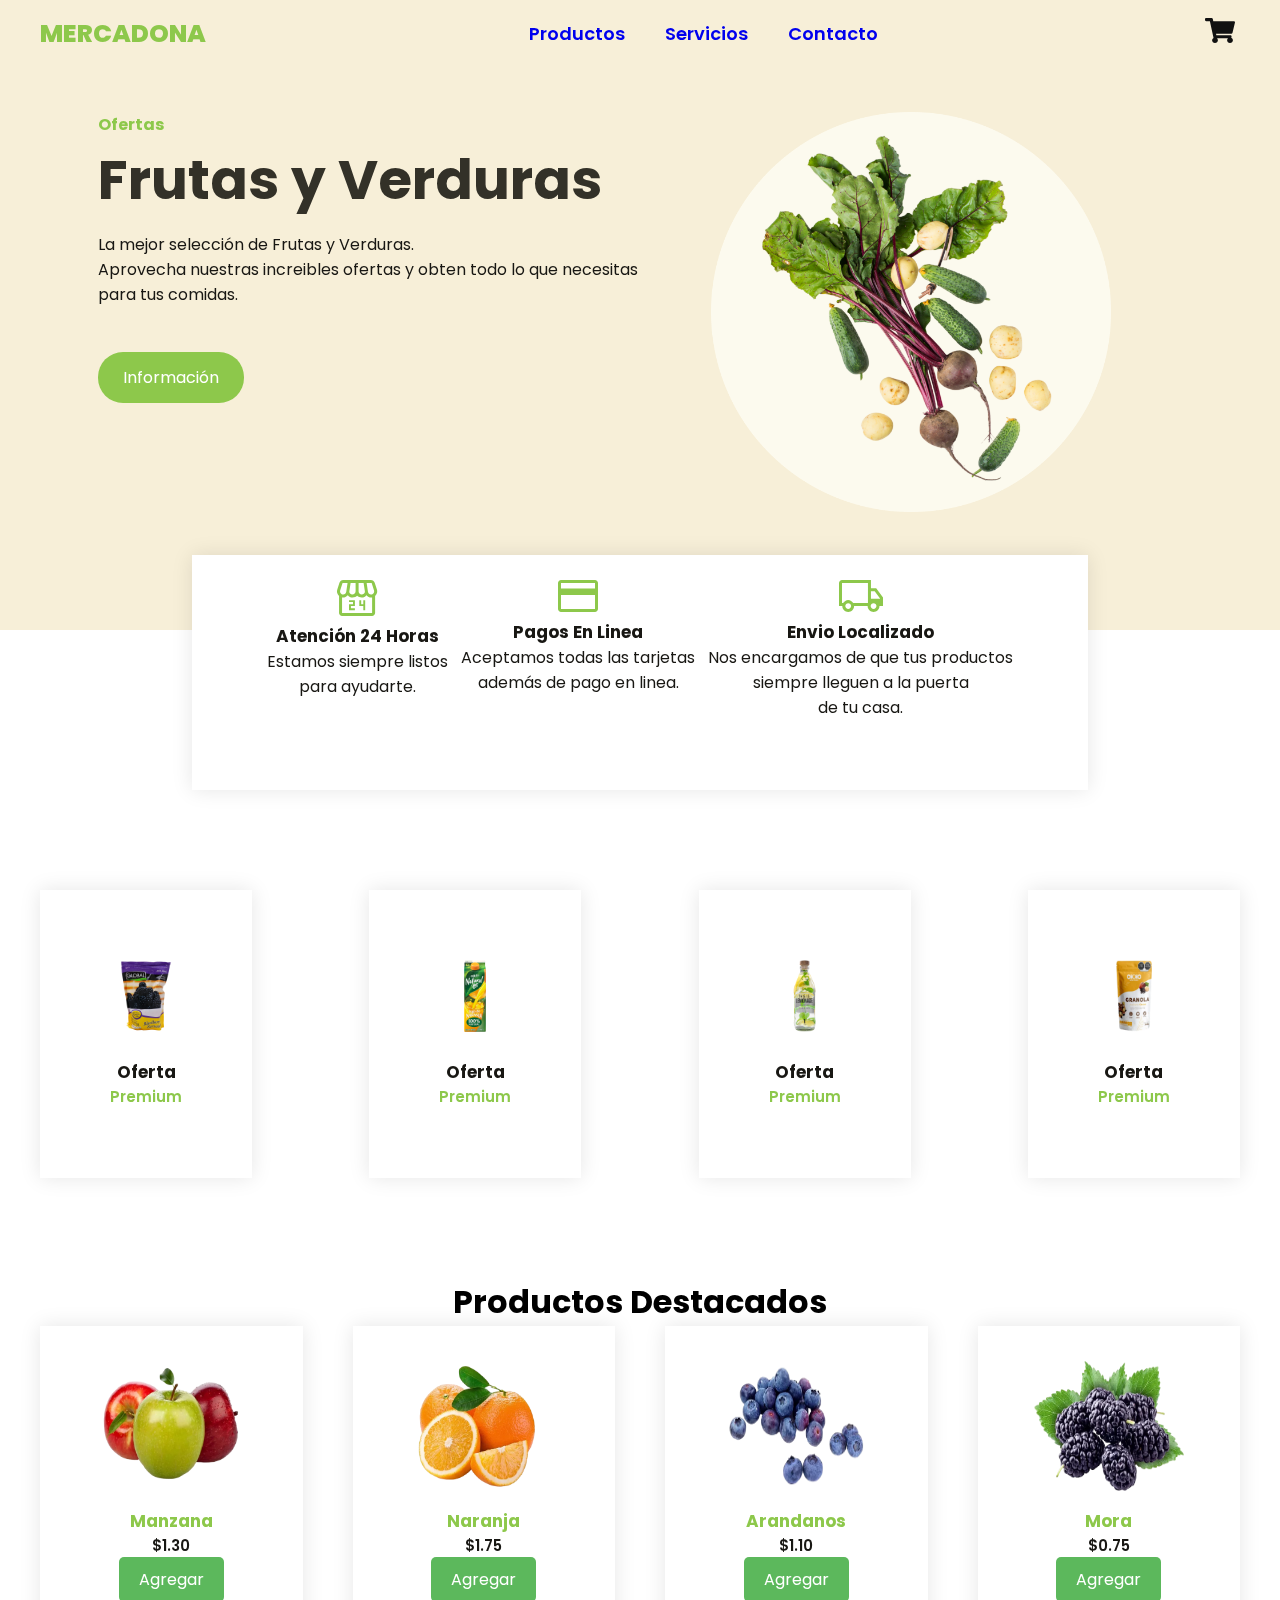
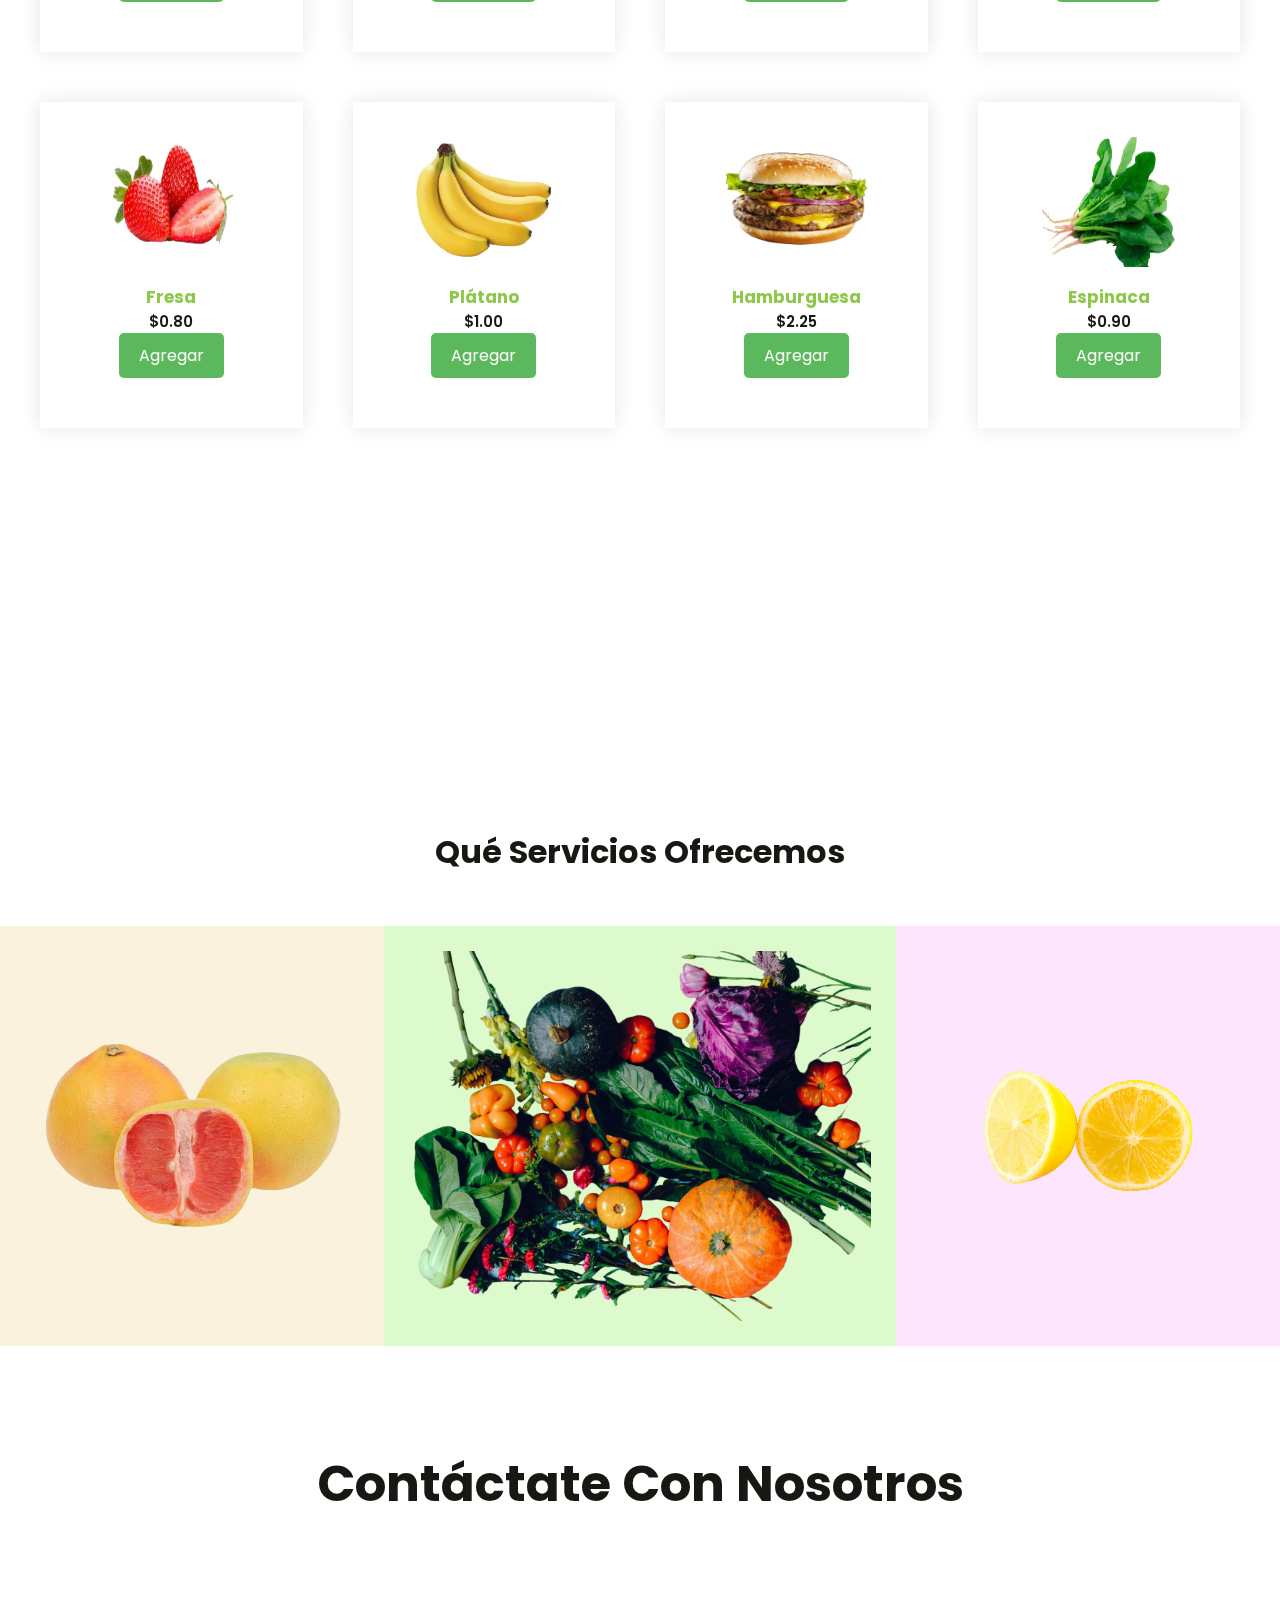
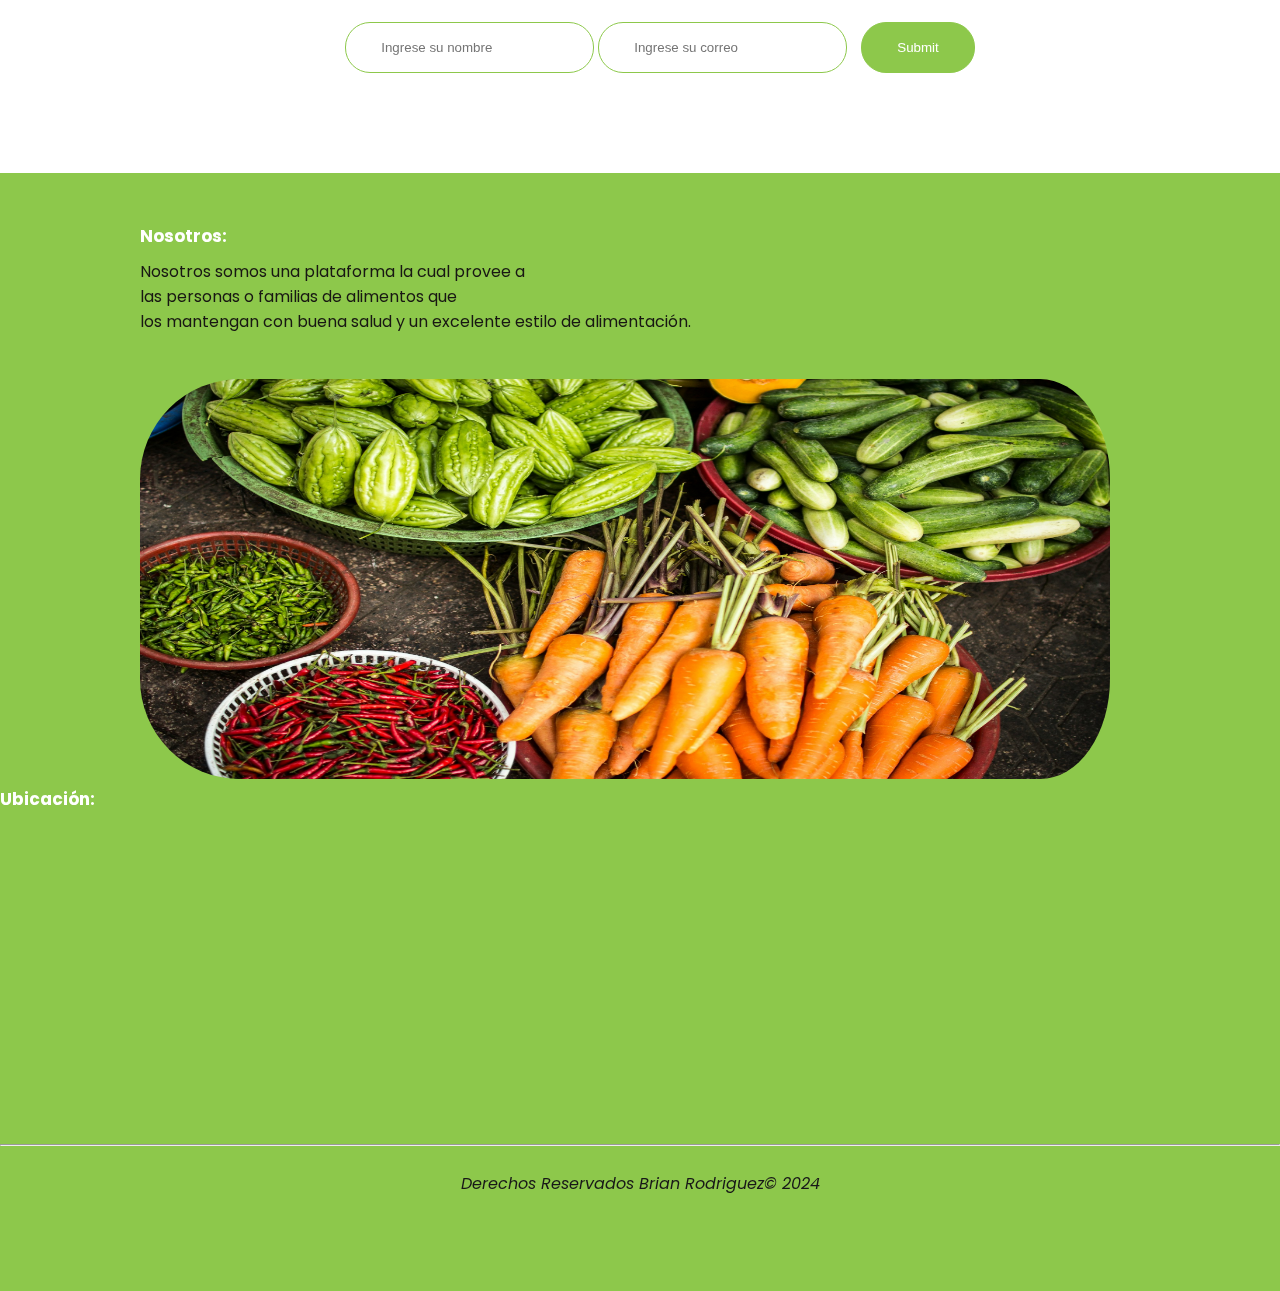
<file: index.html>
<!DOCTYPE html>
<html lang="es">
<head>
    <meta charset="UTF-8">
    <meta name="viewport" content="width=device-width, initial-scale=1.0">
    <link href='https://unpkg.com/boxicons@2.1.4/css/boxicons.min.css' rel='stylesheet'>
    <link rel="stylesheet" href="https://use.fontawesome.com/releases/v5.8.1/css/all.css"
    integrity="sha384-50oBUHEmvpQ+1lW4y57PTFmhCaXp0ML5d60M1M7uH2+nqUivzIebhndOJK28anvf" crossorigin="anonymous">
    <link rel="stylesheet" href="css/style.css">
    <title></title>
</head>
<body>
    
    <div id="loading">
        <div class="loader">
            <div class="dot"></div>
            <div class="dot"></div>
            <div class="dot"></div>
            <div class="dot"></div>
        </div>
    </div>
    
    <header class="header">

        <div class="menu container">
            <a href="#" class="logo">Mercadona</a>
            <input type="checkbox" id="menu" />
            <label for="menu">
                <img src="images/menu.png" class="menu-icono" alt="menu">
            </label>

            <nav class="navbar">
                <ul>
                    <li><a href="#lista-1">Productos</a></li>
                    <li><a href="#servicios">Servicios</a></li>
                    <li><a href="#contacto">Contacto</a></li>
                </ul>
            </nav>

            <div>
                <ul>
                    <li class="submenu">
                        <div id="toggle-carrito" class="carrito-btn">
                            <img src="images/car.svg" alt="icono">
                        </div>
                        
                        <div id="carrito" class="carrito hidden">
                            <table id="lista-carrito" class="carrito-table">
                                <thead>
                                    <tr>
                                        <th class="carrito-imagen">Imagen</th>
                                        <th class="carrito-nombre">Nombre</th>
                                        <th class="carrito-cantidad">Cantidad</th>
                                        <th class="carrito-precio">Precio</th>
                                        <th class="carrito-accion"></th>
                                    </tr>
                                </thead>
                                <tbody></tbody>
                            </table>
                            <div id="total-container">
                                <span>Total: $</span><span id="total">0.00</span>
                            </div>
                            <a href="#" id="vaciar-carrito" class="btn-2">Vaciar Carrito</a>
                            <a href="#" id="finalizar-compra" class="btn-2">Finalizar Compra</a>
                        </div>                                                   
                    </li>
                </ul>
            </div>
        </div>

        <div class="header-content container">

            <div class="header-txt">
                <span>Ofertas</span>
                <h1>Frutas y Verduras</h1>
                <p>
                    La mejor selección de Frutas y Verduras. <br> Aprovecha nuestras increibles ofertas y obten todo lo que necesitas para tus comidas.
                </p>
                <a href="#informacion" class="btn-1">Información</a>
            </div>
            <div class="header-img">
                <img src="images/rigth.png" alt="">
            </div>
        </div>
    </header>

    <section class="informacion container" id="informacion">

        <div class="informacion-content">

            <div class="information-1">
                <img src="images/i1.svg" alt="">
                <h3>Atención 24 horas</h3>
                <p>
                    Estamos siempre listos <br> para ayudarte.
                </p>
            </div>

            <div class="information-1">
                <img src="images/i2.svg" alt="">
                <h3>Pagos en linea</h3>
                <p>
                    Aceptamos todas las tarjetas <br> además de pago en linea.
                </p>
            </div>

            <div class="information-1">
                <img src="images/i3.svg" alt="">
                <h3>Envio Localizado</h3>
                <p>
                    Nos encargamos de que tus productos <br> siempre lleguen a la puerta <br> de tu casa.
                </p>
            </div>
        </div>

    </section>

    <section class="oferts container" id="Ofertas">

        <div class="ofert-1">
            <img src="images/f1.png" alt="">
            <h3>Oferta</h3>
            <p>Premium</p>
        </div>

        <div class="ofert-1">
            <img src="images/f2.png" alt="">
            <h3>Oferta</h3>
            <p>Premium</p>
        </div>

        <div class="ofert-1">
            <img src="images/f3.png" alt="">
            <h3>Oferta</h3>
            <p>Premium</p>
        </div>

        <div class="ofert-1">
            <img src="images/f4.png" alt="">
            <h3>Oferta</h3>
            <p>Premium</p>
        </div>
    </section>

    <main class="products container" id="lista-1">
        <h1>Productos Destacados</h1>

        <div class="product-content">
            <div class="product">
                <img src="images/pr1.png" alt="">
                <div class="product-txt">
                    <h3>Manzana</h3>
                    <p class="precio">$1.30</p>
                    <a href="#" class="agregar-carrito btn-2" data-id="1">Agregar</a>
                </div>
            </div>
            <div class="product">
                <img src="images/pr2.png" alt="">
                <div class="product-txt">
                    <h3>Naranja</h3>
                    <p class="precio">$1.75</p>
                    <a href="#" class="agregar-carrito btn-2" data-id="2">Agregar</a>
                </div>
            </div>
            <div class="product">
                <img src="images/pr3.png" alt="">
                <div class="product-txt">
                    <h3>Arandanos</h3>
                    <p class="precio">$1.10</p>
                    <a href="#" class="agregar-carrito btn-2" data-id="3">Agregar</a>
                </div>
            </div>
            <div class="product">
                <img src="images/pr4.png" alt="">
                <div class="product-txt">
                    <h3>Mora</h3>
                    <p class="precio">$0.75</p>
                    <a href="#" class="agregar-carrito btn-2" data-id="4">Agregar</a>
                </div>
            </div>
            <div class="product">
                <img src="images/pr5.png" alt="">
                <div class="product-txt">
                    <h3>Fresa</h3>
                    <p class="precio">$0.80</p>
                    <a href="#" class="agregar-carrito btn-2" data-id="5">Agregar</a>
                </div>
            </div>
            <div class="product">
                <img src="images/pr6.png" alt="">
                <div class="product-txt">
                    <h3>Plátano</h3>
                    <p class="precio">$1.00</p>
                    <a href="#" class="agregar-carrito btn-2" data-id="6">Agregar</a>
                </div>
            </div>
            <div class="product">
                <img src="images/pr7.png" alt="">
                <div class="product-txt">
                    <h3>Hamburguesa</h3>
                    <p class="precio">$2.25</p>
                    <a href="#" class="agregar-carrito btn-2" data-id="7">Agregar</a>
                </div>
            </div>
            <div class="product">
                <img src="images/pr8.png" alt="">
                <div class="product-txt">
                    <h3>Espinaca</h3>
                    <p class="precio">$0.90</p>
                    <a href="#" class="agregar-carrito btn-2" data-id="8">Agregar</a>
                </div>
            </div>
        </div>
    </main>

    <h1 style="color: #181713; text-align: center;padding-bottom: 50px;" id="servicios">Qué Servicios Ofrecemos</h1>
    <section class="service">
        <div class="service-1">
            <img src="images/1.png" alt="">
        </div>
        <div class="service-2">
            <img src="images/2.png" alt="">
        </div>
        <div class="service-3">
            <img src="images/3.png" alt="">
        </div>
    </section>

    <h3 class="titulo-contact" id="contacto">Contáctate con Nosotros</h3>
    <section class="contact container">
        <form>
            <input type="text" placeholder="Ingrese su nombre">
            <input type="email" placeholder="Ingrese su correo">
            <input type="submit" class="btn-3">
        </form>
    </section>

    <footer class="footer">
        <div class="footer-content container">
            <div class="link">
                <h3>Nosotros:</h3>
                <p>
                    Nosotros somos una plataforma la cual provee a <br>las personas o familias de alimentos que <br>los mantengan con buena salud y un excelente estilo de alimentación.
                </p>
                <img src="images/megan-thomas-xMh_ww8HN_Q-unsplash.jpg" alt="">
            </div>
        </div>
        <h3 style="color: #ffff;">Ubicación:</h3>
        <br>
        <iframe src="https://www.google.com/maps/embed?pb=!1m18!1m12!1m3!1d3989.8102010891294!2d-78.4904057532549!3d-0.11558971908857363!2m3!1f0!2f0!3f0!3m2!1i1024!2i768!4f13.1!3m3!1m2!1s0x91d5857a6d7a9d41%3A0x20132dc286fb8c1a!2sJuank!5e0!3m2!1ses!2sec!4v1721174750726!5m2!1ses!2sec" width="100%" height="300" style="border:0;" allowfullscreen="" loading="lazy" referrerpolicy="no-referrer-when-downgrade"></iframe>

        <div class="go-top-container">
            <div class="go-top-button">
                <i class="fas fa-chevron-up"></i>
            </div>
        </div>
        <hr>
        <br>
        <p style="text-align: center; color: #181818; background-color: #8dc84b;"><em>Derechos Reservados Brian Rodriguez© 2024</em></p>
    </footer>

    <script src="js/script.js"></script>
    <script src="js/gotop.js"></script>
</body>
</html>
</file>
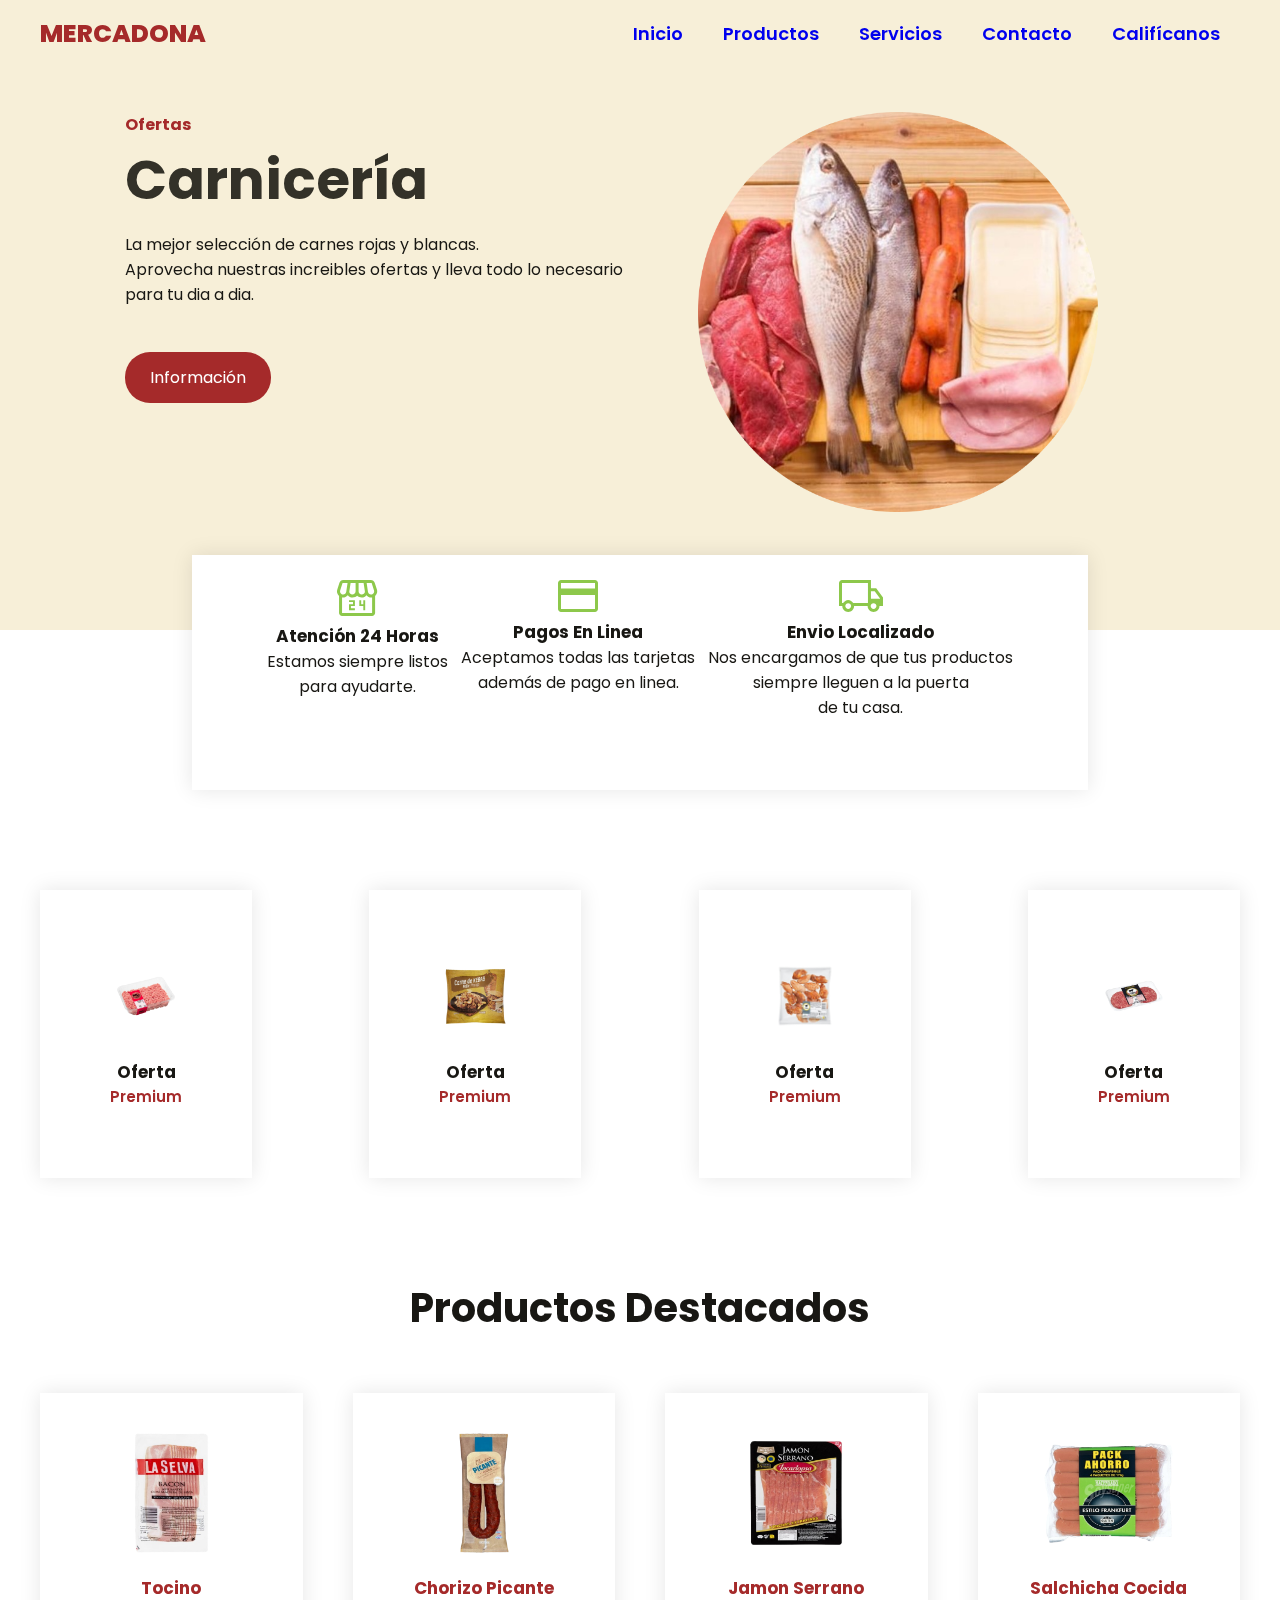
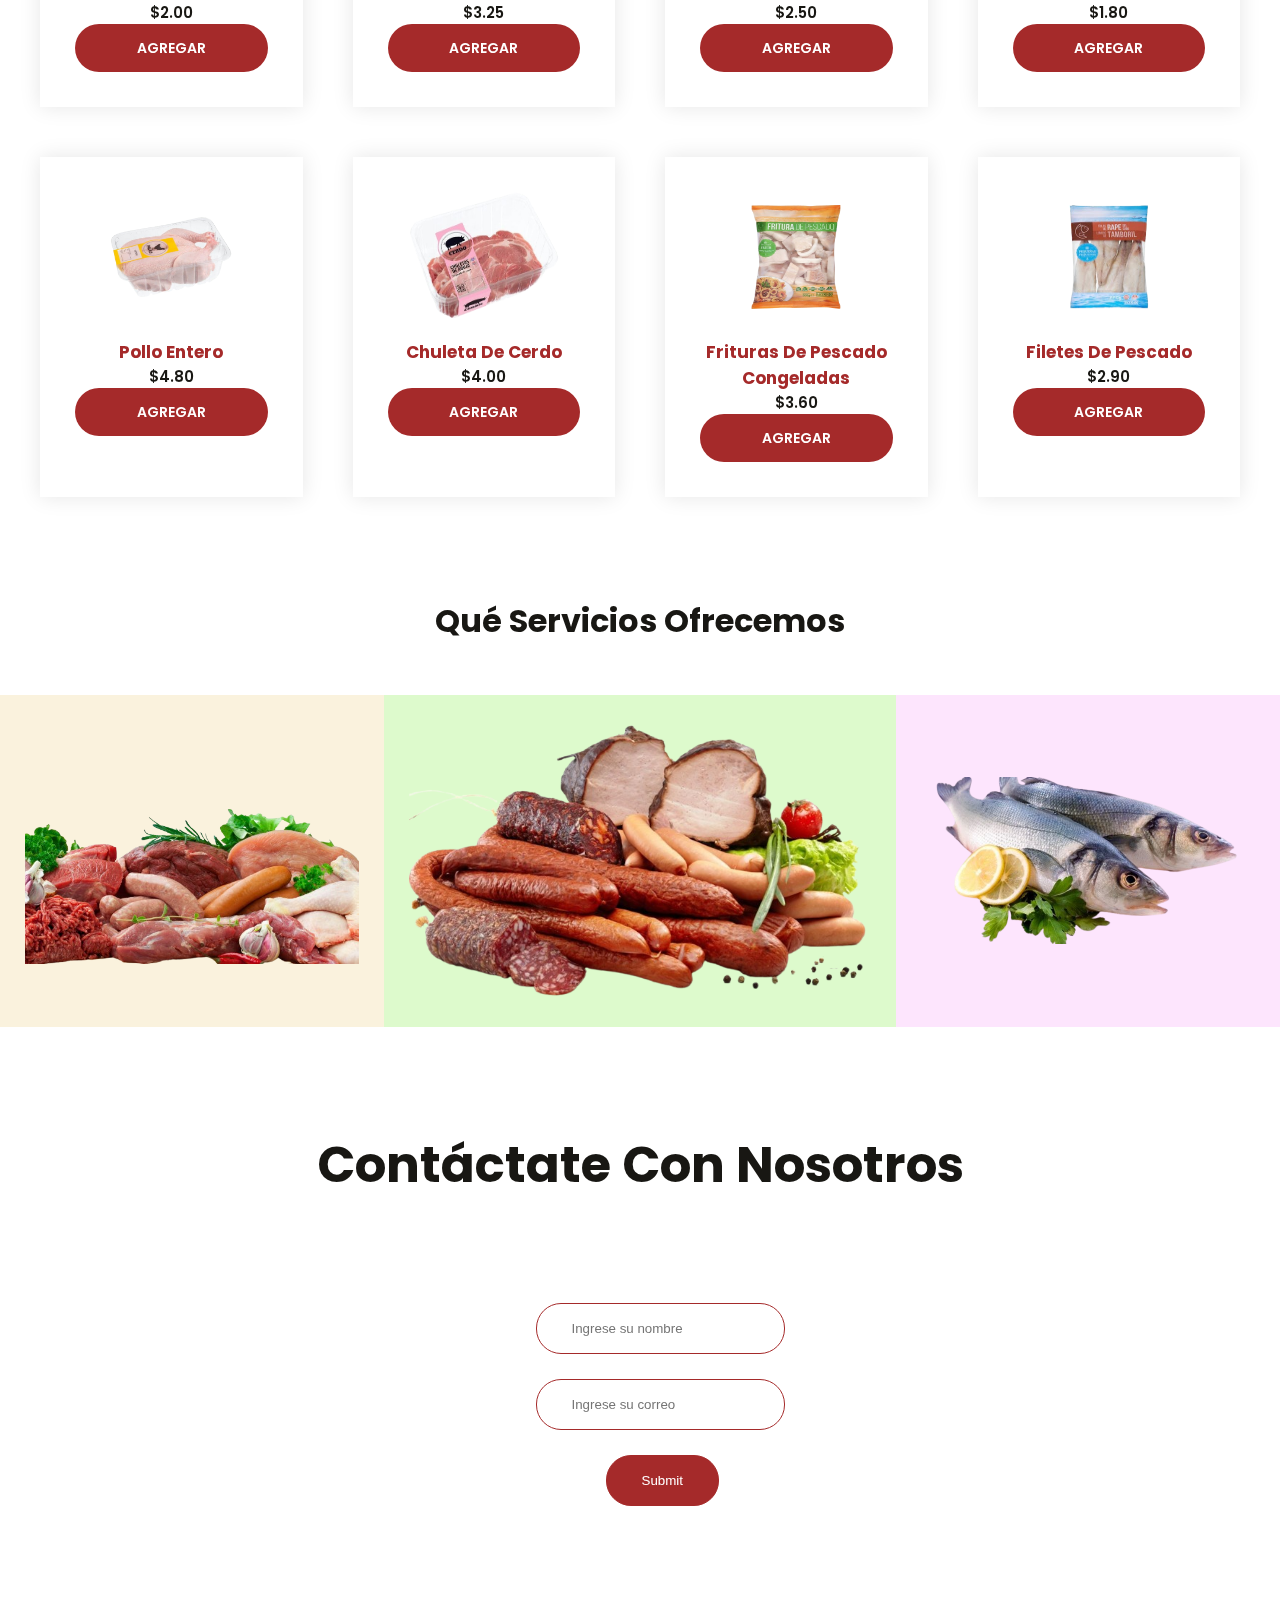
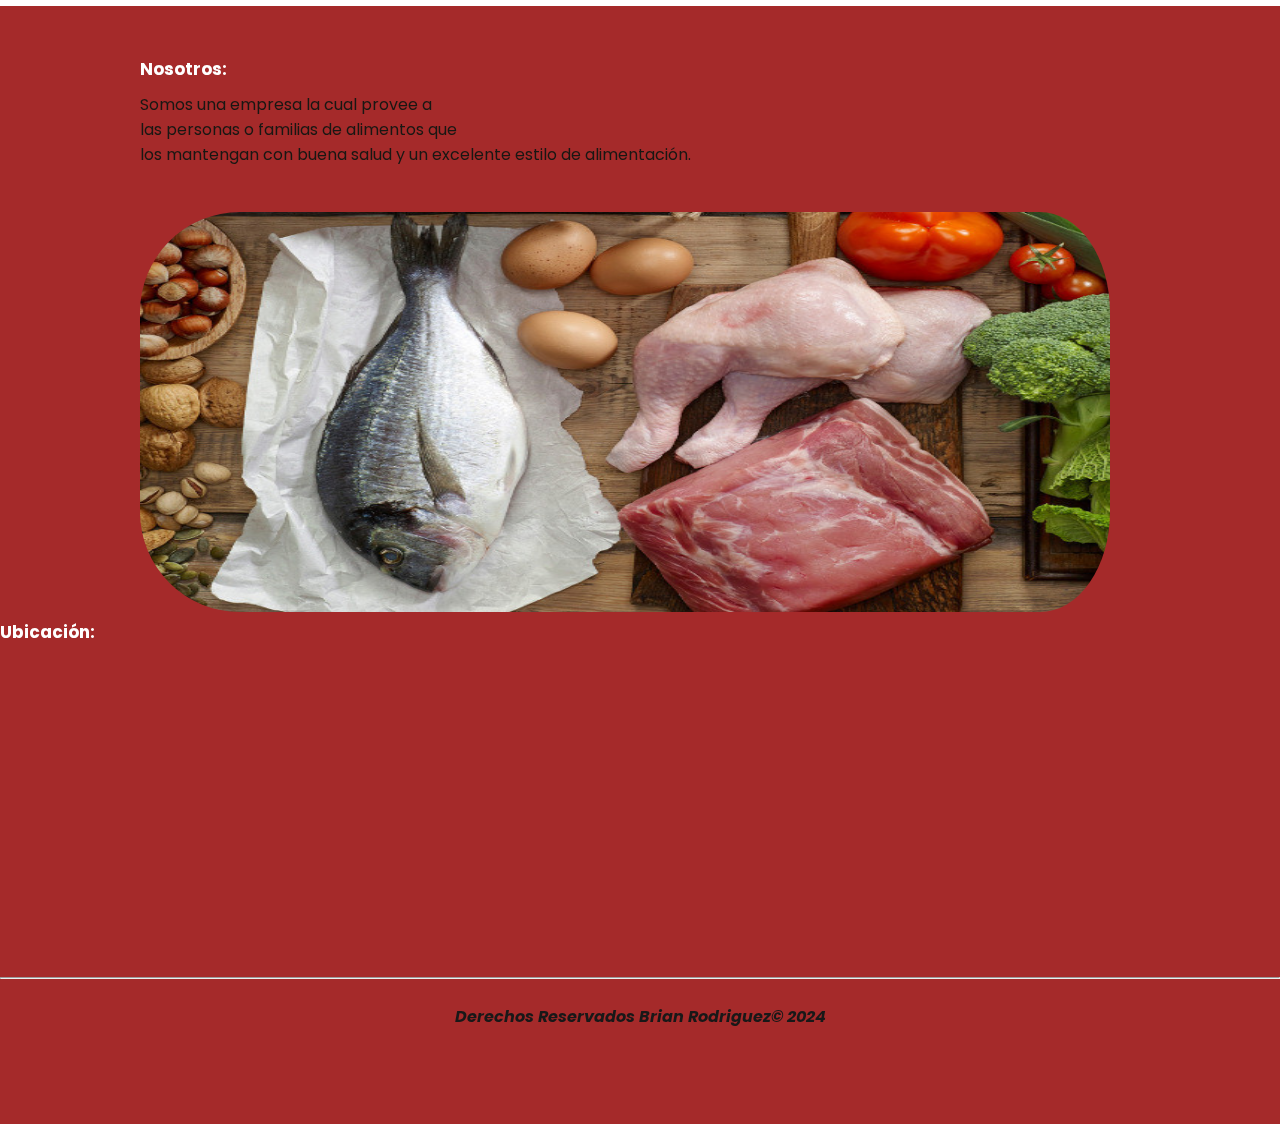
<file: carniceria.html>
<!DOCTYPE html>
<html lang="es">
<head>
    <meta charset="UTF-8">
    <meta name="viewport" content="width=device-width, initial-scale=1.0">
    <link href='https://unpkg.com/boxicons@2.1.4/css/boxicons.min.css' rel='stylesheet'>
    <link rel="stylesheet" href="https://use.fontawesome.com/releases/v5.8.1/css/all.css"
    integrity="sha384-50oBUHEmvpQ+1lW4y57PTFmhCaXp0ML5d60M1M7uH2+nqUivzIebhndOJK28anvf" crossorigin="anonymous">
    <link rel="stylesheet" href="https://cdnjs.cloudflare.com/ajax/libs/font-awesome/4.7.0/css/font-awesome.min.css">
    <link rel="stylesheet" href="css/carniceria.css">
    <title>Carnicería</title>
</head>
<body>
    
    <div id="loading">
        <div class="loader">
            <div class="dot"></div>
            <div class="dot"></div>
            <div class="dot"></div>
            <div class="dot"></div>
        </div>
    </div>
    
    <header class="header">

        <div class="menu container">
            <a href="index.html" class="logo">Mercadona</a>
            <input type="checkbox" id="menu" />
            <label for="menu">
                <img src="images/menu.png" class="menu-icono" alt="menu">
            </label>

            <nav class="navbar">
                <ul>
                    <li><a href="index.html">Inicio</a></li>
                    <li><a href="#lista-1">Productos</a></li>
                    <li><a href="#servicios">Servicios</a></li>
                    <li><a href="#contacto">Contacto</a></li>
                    <li><a href="formulario.html">Califícanos</a></li>
                </ul>
            </nav>
        </div>

        <div class="header-content container">

            <div class="header-txt">
                <span>Ofertas</span>
                <h1>Carnicería</h1>
                <p>
                    La mejor selección de carnes rojas y blancas. <br> Aprovecha nuestras increibles ofertas y lleva todo lo necesario para tu dia a dia.
                </p>
                <a href="#informacion" class="btn-1">Información</a>
            </div>
            <div class="header-img">
                <img src="images/carnes.jpg" alt="">
            </div>
        </div>
    </header>

    <section class="informacion container" id="informacion">

        <div class="informacion-content">

            <div class="information-1">
                <img src="images/i1.svg" alt="">
                <h3>Atención 24 horas</h3>
                <p>
                    Estamos siempre listos <br> para ayudarte.
                </p>
            </div>

            <div class="information-1">
                <img src="images/i2.svg" alt="">
                <h3>Pagos en linea</h3>
                <p>
                    Aceptamos todas las tarjetas <br> además de pago en linea.
                </p>
            </div>

            <div class="information-1">
                <img src="images/i3.svg" alt="">
                <h3>Envio Localizado</h3>
                <p>
                    Nos encargamos de que tus productos <br> siempre lleguen a la puerta <br> de tu casa.
                </p>
            </div>
        </div>

    </section>

    <section class="oferts container" id="Ofertas">

        <div class="ofert-1">
            <img src="images/carne molida.png" alt="">
            <h3>Oferta</h3>
            <p>Premium</p>
        </div>

        <div class="ofert-1">
            <img src="images/carne para kebab.png" alt="">
            <h3>Oferta</h3>
            <p>Premium</p>
        </div>

        <div class="ofert-1">
            <img src="images/alitas_de_pollo-removebg-preview.png" alt="">
            <h3>Oferta</h3>
            <p>Premium</p>
        </div>

        <div class="ofert-1">
            <img src="images/carne-angus-mercadona-removebg-preview.png" alt="">
            <h3>Oferta</h3>
            <p>Premium</p>
        </div>
    </section>

    <main class="products container" id="lista-1">
        <h1>Productos Destacados</h1>

        <div class="product-content">
            <div class="product">
                <img src="images/48dd1aa17e4a34bbc6ee6b0ea170eb92-removebg-preview.png" alt="">
                <div class="product-txt">
                    <h3>Tocino</h3>
                    <p class="precio">$2.00</p>
                    <a href="#" class="agregar-carrito btn-2" data-id="1">Agregar</a>
                </div>
            </div>
            <div class="product">
                <img src="images/Chorizo-picante-extra-Hacendado-removebg-preview.png" alt="">
                <div class="product-txt">
                    <h3>Chorizo Picante</h3>
                    <p class="precio">$3.25</p>
                    <a href="#" class="agregar-carrito btn-2" data-id="2">Agregar</a>
                </div>
            </div>
            <div class="product">
                <img src="images/46f3bca561f311bf3c432c2ebc626ead-removebg-preview.png" alt="">
                <div class="product-txt">
                    <h3>Jamon Serrano</h3>
                    <p class="precio">$2.50</p>
                    <a href="#" class="agregar-carrito btn-2" data-id="3">Agregar</a>
                </div>
            </div>
            <div class="product">
                <img src="images/salchicha.png" alt="">
                <div class="product-txt">
                    <h3>salchicha cocida</h3>
                    <p class="precio">$1.80</p>
                    <a href="#" class="agregar-carrito btn-2" data-id="4">Agregar</a>
                </div>
            </div>
            <div class="product">
                <img src="images/Pollo-entero-removebg-preview.png" alt="">
                <div class="product-txt">
                    <h3>Pollo Entero</h3>
                    <p class="precio">$4.80</p>
                    <a href="#" class="agregar-carrito btn-2" data-id="5">Agregar</a>
                </div>
            </div>
            <div class="product">
                <img src="images/front_es.3.full-removebg-preview.png" alt="">
                <div class="product-txt">
                    <h3>Chuleta de Cerdo</h3>
                    <p class="precio">$4.00</p>
                    <a href="#" class="agregar-carrito btn-2" data-id="6">Agregar</a>
                </div>
            </div>
            <div class="product">
                <img src="images/Fritura-de-pescado-Hacendado-ultracongelada-removebg-preview.png" alt="">
                <div class="product-txt">
                    <h3>Frituras de Pescado congeladas</h3>
                    <p class="precio">$3.60</p>
                    <a href="#" class="agregar-carrito btn-2" data-id="7">Agregar</a>
                </div>
            </div>
            <div class="product">
                <img src="images/filetes de pescado.png" alt="">
                <div class="product-txt">
                    <h3>Filetes de Pescado</h3>
                    <p class="precio">$2.90</p>
                    <a href="#" class="agregar-carrito btn-2" data-id="8">Agregar</a>
                </div>
            </div>
        </div>
    </main>

    <h1 style="color: #181713; text-align: center;padding-bottom: 50px;" id="servicios">Qué Servicios Ofrecemos</h1>
    <section class="service">
        <div class="service-1">
            <img src="images/840_560-removebg-preview.png" alt="">
        </div>
        <div class="service-2">
            <img src="images/9-embutidos-removebg-preview.png" alt="">
        </div>
        <div class="service-3">
            <img src="images/pescado-668x334-removebg-preview.png" alt="">
        </div>
    </section>

    <h3 class="titulo-contact" id="contacto">Contáctate con Nosotros</h3>
    <section class="contact container">
        <form>
            <input type="text" placeholder="Ingrese su nombre">
            <br>
            <br>
            <input type="email" placeholder="Ingrese su correo">
            <br>
            <br>
            <input type="submit" class="btn-3">
        </form>
    </section>

    <footer class="footer">
        <div class="footer-content container">
            <div class="link">
                <h3>Nosotros:</h3>
                <p>
                    Somos una empresa la cual provee a <br>las personas o familias de alimentos que <br>los mantengan con buena salud y un excelente estilo de alimentación.
                </p>
                <img src="images/1366_2000.jpg" alt="">
            </div>
        </div>
        <h3 style="color: #ffff;">Ubicación:</h3>
        <br>
        <iframe src="https://www.google.com/maps/embed?pb=!1m18!1m12!1m3!1d24274.59477775896!2d-3.707732453350094!3d40.49021021996192!2m3!1f0!2f0!3f0!3m2!1i1024!2i768!4f13.1!3m3!1m2!1s0xd422963f28ed81d%3A0x836984a8b13ea610!2sMercadona!5e0!3m2!1ses-419!2sec!4v1721228407610!5m2!1ses-419!2sec" width="100%" height="300" style="border:0;" allowfullscreen="" loading="lazy" referrerpolicy="no-referrer-when-downgrade"></iframe>

        <div class="go-top-container">
            <div class="go-top-button">
                <i class="fas fa-chevron-up"></i>
            </div>
            <div class="floating-button">
                <a href="checkout.html">
                    <i class="fas fa-shopping-cart"></i> Ir al Pago
                </a>
            </div>
        </div>
        <hr>
        <br>
        <p style="text-align: center; color: #181818; background-color: brown;"><em><b>Derechos Reservados Brian Rodriguez© 2024</em></b></p>
    </footer>

    <script src="js/script.js"></script>
    <script src="js/gotop.js"></script>
    <script src="js/index.js"></script>
    <script src="js/gopay.js"></script>
</body>
</html>
</file>
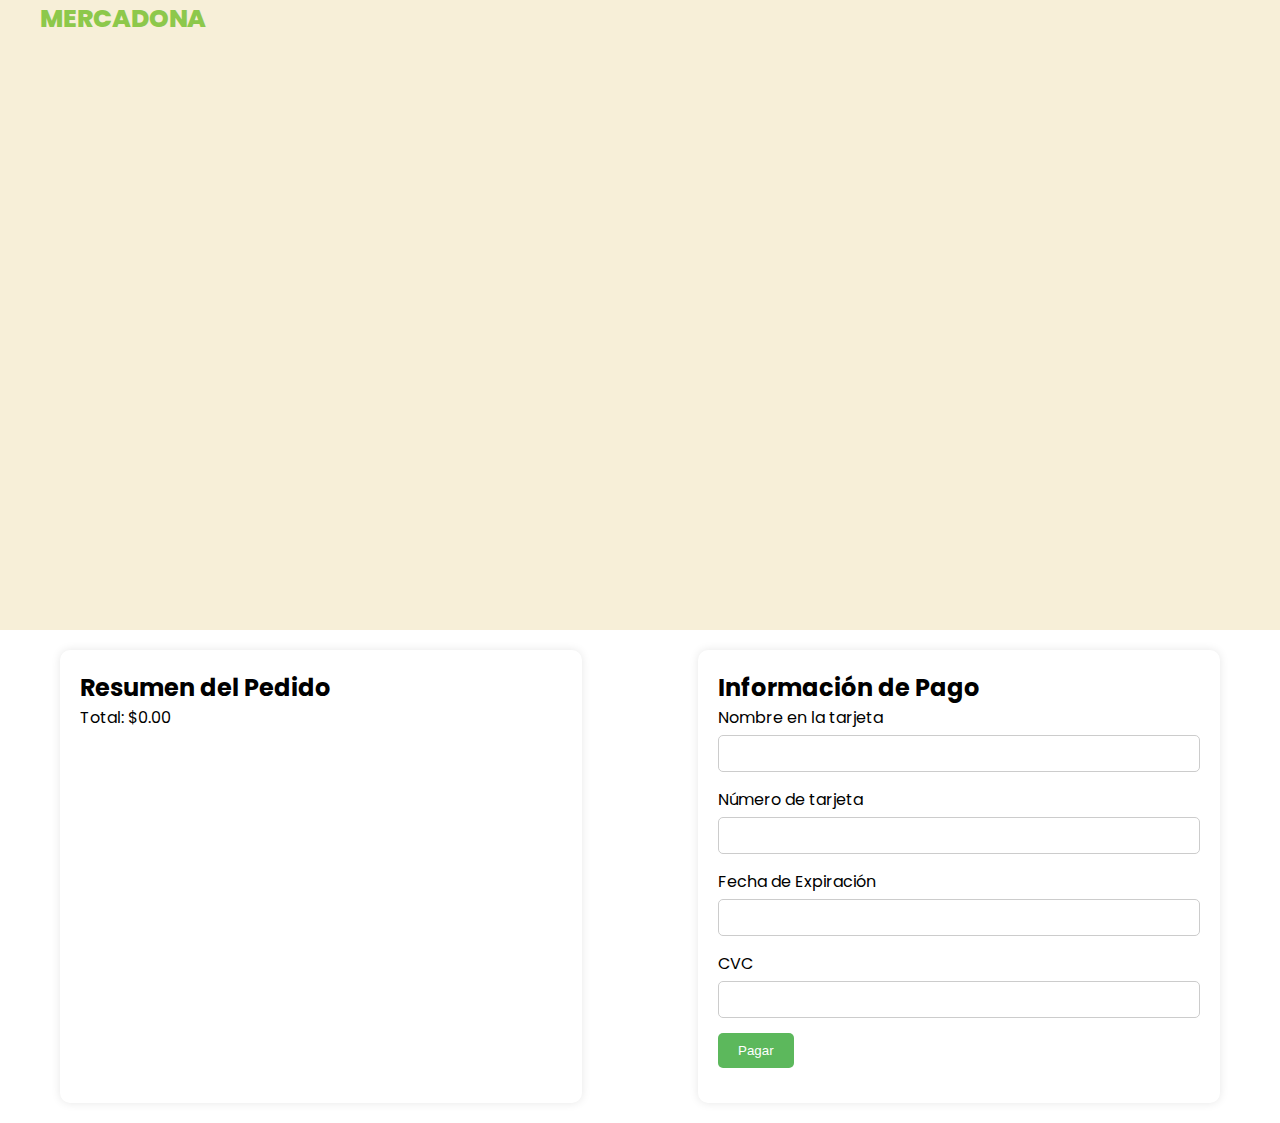
<file: checkout.html>
<!DOCTYPE html>
<html lang="es">
<head>
    <meta charset="UTF-8">
    <meta name="viewport" content="width=device-width, initial-scale=1.0">
    <link href='https://unpkg.com/boxicons@2.1.4/css/boxicons.min.css' rel='stylesheet'>
    <link rel="stylesheet" href="https://use.fontawesome.com/releases/v5.8.1/css/all.css" 
    integrity="sha384-50oBUHEmvpQ+1lW4y57PTFmhCaXp0ML5d60M1M7uH2+nqUivzIebhndOJK28anvf" crossorigin="anonymous">
    <link rel="stylesheet" href="css/style.css">
    <title>Formulario de Pago</title>
</head>
<body>
    <header class="header">
        <div class="menu container">
            <a href="#" class="logo">Mercadona</a>
        </div>
    </header>

    <main class="checkout container">
        <div class="order-summary">
            <h2>Resumen del Pedido</h2>
            <div id="order-items">
                <!-- Los productos seleccionados se mostrarán aquí -->
            </div>
            <div class="total">
                <span>Total:</span>
                <span id="order-total">$0.00</span>
            </div>
        </div>
        <div class="payment-form">
            <h2>Información de Pago</h2>
            <form id="payment-form">
                <div class="form-group">
                    <label for="card-name">Nombre en la tarjeta</label>
                    <input type="text" id="card-name" required>
                </div>
                <div class="form-group">
                    <label for="card-number">Número de tarjeta</label>
                    <input type="text" id="card-number" required>
                </div>
                <div class="form-group">
                    <label for="expiry-date">Fecha de Expiración</label>
                    <input type="text" id="expiry-date" required>
                </div>
                <div class="form-group">
                    <label for="cvc">CVC</label>
                    <input type="text" id="cvc" required>
                </div>
                <button type="submit" class="btn-2">Pagar</button>
            </form>
        </div>
    </main>

    <script src="js/checkout.js"></script>
</body>
</html>
</file>
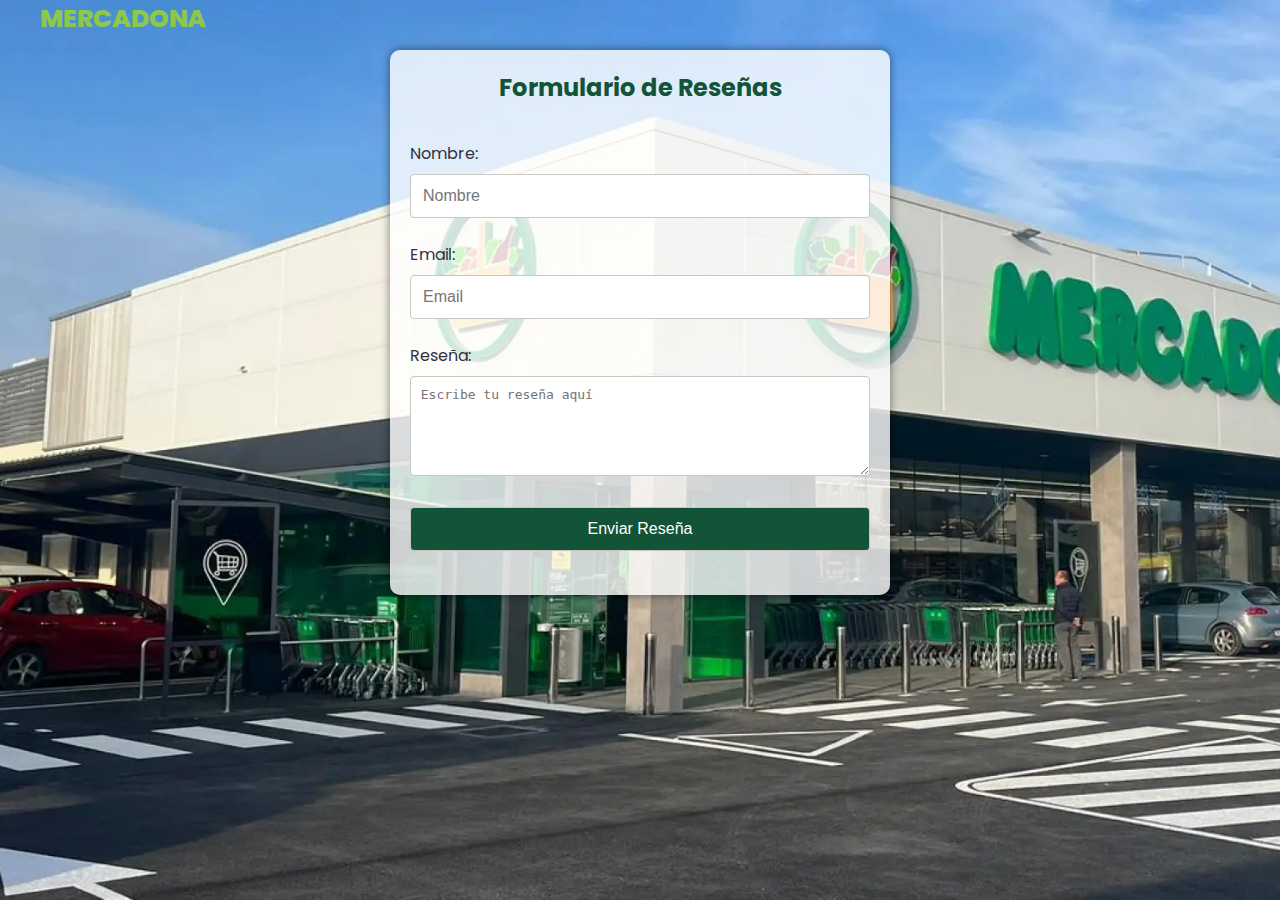
<file: formulario.html>
<!DOCTYPE html>
<html lang="es">
<head>
    <meta charset="UTF-8">
    <meta name="viewport" content="width=device-width, initial-scale=1.0">
    <link href='https://unpkg.com/boxicons@2.1.4/css/boxicons.min.css' rel='stylesheet'>
    <link rel="stylesheet" href="https://use.fontawesome.com/releases/v5.8.1/css/all.css"
    integrity="sha384-50oBUHEmvpQ+1lW4y57PTFmhCaXp0ML5d60M1M7uH2+nqUivzIebhndOJK28anvf" crossorigin="anonymous">
    <link rel="stylesheet" href="css/style.css">
    <link rel="stylesheet" href="css/formulario.css">
    <style>
        body {
            background-image: url(images/nuevo-mercadona-en-fraga.webp);
            background-size: cover;
            background-repeat: no-repeat;
            background-attachment: fixed;
        }
        .form-container {
            background-color: rgba(255, 255, 255, 0.8);
            padding: 20px;
            border-radius: 10px;
            max-width: 500px;
            margin: auto;
            margin-top: 50px;
            box-shadow: 0 0 10px rgba(0, 0, 0, 0.5);
        }
    </style>
    <title>Formulario de Reseñas</title>
</head>
<body>
    <header class="cabecera">
        <div class="menu container">
            <a href="index.html" class="logo">Mercadona</a>
            <input type="checkbox" id="menu" />
            <label for="menu">
                <img src="images/menu.png" class="menu-icono" alt="menu">
            </label>
        </div>
    </header>

    <div class="form-container">
        <h2 class="titulo-uno">Formulario de Reseñas</h2>
        <form action="#" id="formResena" onsubmit="return validarFormulario()">
            <div class="form-group">
                <label for="nombre">Nombre:</label>
                <input type="text" id="nombre" name="nombre" required placeholder="Nombre">
            </div>
            <div class="form-group">
                <label for="email">Email:</label>
                <input type="email" id="email" name="email" required title="Ingrese un email válido" placeholder="Email">
            </div>
            <div class="form-group">
                <label for="resena">Reseña:</label>
                <textarea id="resena" name="resena" required placeholder="Escribe tu reseña aquí"></textarea>
            </div>
            <div class="form-group">
                <input type="submit" value="Enviar Reseña" class="btn-submit">
            </div>
        </form>
    </div>

    

    <script src="js/formulario.js"></script>
    <script src="js/script.js"></script>
</body>
</html>
</file>
<file: css/style.css>
@import url('https://fonts.googleapis.com/css2?family=Poppins:wght@400;500;600;700;800&display=swap');


*{
    margin: 0;
    padding: 0;
    box-sizing: border-box;
    text-decoration: none;
    list-style: none;
}

body{
    font-family: "Poppins", sans-serif;
}

#loading {
    position: fixed;
    width: 100%;
    height: 100%;
    background: #333;
    display: flex;
    justify-content: center;
    align-items: center;
    z-index: 9999;
}

.loader {
    display: flex;
    justify-content: space-between;
    align-items: center;
    width: 80px;
    height: 80px;
}

.loader .dot {
    width: 20px;
    height: 20px;
    background-color: #8dc84b;
    border-radius: 50%;
    animation: loading 1.2s infinite ease-in-out both;
}

.loader .dot:nth-child(1) {
    animation-delay: -0.45s;
}

.loader .dot:nth-child(2) {
    animation-delay: -0.3s;
}

.loader .dot:nth-child(3) {
    animation-delay: -0.15s;
}

@keyframes loading {
    0%, 100% {
        transform: scale(0);
    }
    50% {
        transform: scale(1);
    }
}

img{
    max-width: 100%;
}

.container{
    max-width: 1200px;
    margin: 0 auto;
}

.header{
    background-color: #f7efd8;
    display: flex;
    align-items: center;
    min-height: 70vh;
    padding: 100px 0;
}

.menu{
    position: absolute;
    top: 0;
    left: 0;
    right: 0;
    display: flex;
    align-items: center;
    justify-content: space-between;
}

.logo{
    color: #8dc84b;
    font-size: 25px;
    font-weight: 800;
    text-transform: uppercase;
}

.menu .navbar ul li{
    position: relative;
    float: left;
}

.menu .navbar ul li {
    font-size: 18px;
    padding: 20px;
    color: #333128;
    display: block;
    font-weight: 600;
}

#menu{
    display: none;
}

.menu-icono{
    width: 25px;
}

.menu label{
    cursor: pointer;
    display: none;
}

.submenu{
    position: relative;
}

.submenu #carrito{
    display: none;
}

.submenu:hover #carrito{
    display: block;
    position: absolute;
    right: 0;
    backdrop-filter: blur(10px);
    top: 100%;
    z-index: 1;
    background-color: #4e4b5076;
    padding: 20px;
    min-width: 400px;
}

.table{
    width: 100%;
}

th, td{
    color: #ffffff;
    padding: 20px;
}

.borrar{
    background-color: #8dc84b;
    border-radius: 50%;
    padding: 5px 10px;
    color: #ffffff;
    font-weight: 800;
    cursor: pointer;
}

.header-content{
    display: flex;
}

.header-txt{
    flex-basis: 50%;
}

.header-txt span{
    font-size: 16px;
    color: #8dc84b;
    font-weight: 700;
    margin-bottom: 15px;
    display: block;
}

.header-txt h1{
    font-size: 55px;
    line-height: 1;
    color: #333128;
    margin-bottom: 25px;
}

p{
    font-size: 16px;
    color: #181713;
    margin-bottom: 45px;
}

.btn-1{
    display: inline-block;
    padding: 13px 25px;
    color: #ffffff;
    border-radius: 25px;
    background-color: #8dc84b;
    text-transform: capitalize;
}

.header-img{
    flex-basis: 50%;
    text-align: center;
}

.header-img img{
    width: 400px;
}

.informacion{
    width: 70%;
    box-shadow: 0 0 20px rgba(0, 0, 0, 0.1);
    padding: 25px 75px;
    margin-top: -75px;
    background-color: #ffffff;
}

.informacion-content{
    text-align: center;
    display: flex;
    justify-content: space-between;
}

.informacion-1 img{
    width: 35px;
}

h3{
    font-size: 17px;
    color: #181713;
    text-transform: capitalize;
}

.informacion-1 p{
    margin-bottom: 0;
}

.oferts{
    padding: 100px 0;
    display: flex;
    justify-content: space-between;
}

.ofert-1{
    text-align: center;
    flex-basis: calc(25px - 20px);
    box-shadow: 0 0 20px rgba(0, 0, 0, 0.1);
    padding: 70px;
}

.ofert-1 img{
    width: 200px;
    margin-bottom: 20px;
}

.ofert-1 p{
    font-size: 15px;
    margin: 0;
    font-weight: 600;
    color: #8dc84b;
}

.products{
    padding: 0 0 100px 0;
    padding-bottom: 400px;
    text-align: center;

}

.products h2{
    font-size: 40px;
    color: #181713;
    text-transform: capitalize;
    margin-bottom: 55px;
}

.product-content{
    display: grid;
    grid-template-columns: repeat(4, 1fr);
    gap: 50px;
}

.product{
    text-align: center;
    box-shadow: 0 0 20px rgba(0, 0, 0, 0.1);
    padding: 35px;
}

.product img{
    width: 150px;
    height: 130px;
    margin-bottom: 10px;
}

.product h3{
    color: #8dc84b;
}

.product p{
    font-size: 15px;
    margin: 0;
    color: #181713;
    font-weight: 600;
}

.btn-2{
    display: inline-block;
    margin-bottom: 15px;
    padding: 7px 25px;
    border-radius: 5px;
    color: #ffffff;
    background-color: #8dc84b;
}

.service{
    padding-bottom: 100px;
    display: flex;
    justify-content: space-between;
}

.service-1{
    flex-basis: 30%;
    padding: 25px;
    background-color: #faf2dd;
    display: flex;
    justify-content: center;
    align-items: center;
}

.store{
    width: 300px;
    height: 250px;
}

.service-2{
    flex-basis: 40%;
    padding: 25px;
    background-color: #ddfacc;
    display: flex;
    justify-content: center;
    align-items: center;
}

.service-3{
    flex-basis: 30%;
    padding: 25px;
    background-color: #fde5fd;
    display: flex;
    justify-content: center;
    align-items: center;
}

.titulo-contact{
    padding-bottom: 100px;
    text-align: center;
    font-size: 50px;
}

.contact{
    padding-bottom: 100px;
    display: flex;
    justify-content: center;
    align-items: center;
}

.form{
    display: flex;
}

input{
    padding: 17px 35px;
    border-radius: 25px;
    border: 1px solid #8dc84b;
    outline: none;
}

.btn-3{
    margin-left: 10px;
    color: #ffffff;
    background-color: #8dc84b;
    cursor: pointer;
}

.footer{
    padding: 50px 0;
    background-color: #8dc84b;
}

.footer-content{
    display: flex;
    justify-content: space-around;
}

.link h3{
    color: #ffffff;
    font-size: 17px;
    margin-bottom: 10px;
}

.contact{
    padding-left: 40px;

}

.link img{
    padding-right: 30px;
    width: 1000px;
    height: 400px;
    border-radius: 100px;
}

.link a{
    color: #f3f3f3;
    font-size: 15px;
    display: block;
    margin-bottom: 10px;
}

.link a:hover{
    color: #ffffff;
}

@media(max-width:991px){

    .menu{
        padding: 30px;

    }

    .menu label{
        display: initial;
    }

    .menu .navbar{
        position: absolute;
        top: 100%;
        left: 0;
        right: 0;
        background-color: #303030;
        display: none;
    }

    .menu .navbar ul li{
        width: 100%;
    }

    .menu .navbar ul li a {
        color: #ffffff;
    }

    .logo{
        display: none;
    }

    #menu:checked ~ .navbar{
        display: initial;
    }

    .submenu:hover #carrito{
        min-width: 340px;
    }

    .header{
        min-height: 0vh;
        padding: 100px 30px;
    }

    .header-content{
        flex-direction: column;
        text-align: center;
    }

    .header-txt{
        margin-bottom: 20px;
    }

    .header-img img{
        width: 300px;
    }

    .informacion{
        display: none;
    }

    .oferts {
        padding: 30px;
        flex-direction: column;
    }

    .ofert-1 {
        margin-bottom: 25px;
    }

    .products{
        padding: 30px;
    }

    .product-content {
        grid-template-columns: repeat(1, 1fr);
    }

    .service {
        flex-direction: column;
    }

    .footer {
        padding: 30px;
    }

    .footer-content {
        flex-direction: column;
        text-align: center;
    }
}

.go-top-container {
    position: fixed;
    bottom: 4rem;
    right: 1rem;
    width: 6.6rem;
    height: 6.6rem;
    z-index: -1;
}
 
.go-top-button {
    width: 0rem;
    height: 0rem;
    background: #8dc84b;
    border-color: #181713;
    border-radius: 50%;
    cursor: pointer;
    transition: 0.2s;
    position: absolute;
    top: 50%;
    left: 50%;
    transform: translate(-50%, -50%);
    z-index: -1;
}
 
.go-top-button i {
    position: absolute;
    font-size: 1.7rem;
    top: 48%;
    left: 50%;
    transform: translate(-50%, -50%) scale(0);
    color: #fff;
    transition: 0.2s;
}
 
.show {
    z-index: 10;
}
 
.show .go-top-button {
    animation: popup 0.3s ease-in-out;
    width: 4rem;
    height: 4rem;
    z-index: 11;
}
 
.show i {
    transform: translate(-50%, -50%) scale(1);
}
 
@keyframes popup {
    0% {
        width: 0;
        height: 0;
    }
    50% {
        width: 8rem;
        height: 8rem;
    }
    100% {
        width: 4rem;
        height: 4rem;
    }
}

.carrito-btn {
    display: inline-block;
    cursor: pointer;
    padding: 5px;
}

.carrito-btn img {
    width: 30px;
}

.carrito {
    display: none;
    opacity: 0;
    transition: opacity 0.3s ease;
}

.carrito.visible {
    display: block;
    opacity: 1;
}


.checkout.container {
    display: flex;
    justify-content: space-between;
    padding: 20px;
}

.order-summary {
    width: 45%;
    background: #fff;
    padding: 20px;
    border-radius: 10px;
    box-shadow: 0 0 10px rgba(0, 0, 0, 0.1);
}

.payment-form {
    width: 45%;
    background: #fff;
    padding: 20px;
    border-radius: 10px;
    box-shadow: 0 0 10px rgba(0, 0, 0, 0.1);
}

.form-group {
    margin-bottom: 15px;
}

.form-group label {
    display: block;
    margin-bottom: 5px;
}

.form-group input {
    width: 100%;
    padding: 10px;
    border: 1px solid #ccc;
    border-radius: 5px;
}

.btn-2 {
    background: #5cb85c;
    color: #fff;
    border: none;
    padding: 10px 20px;
    border-radius: 5px;
    cursor: pointer;
}

.titulo-pago{
text-align: center;
padding: 100px 500px;
font-size: 60px;
padding-bottom: 50px;
}

.titulo-pago {
    text-align: center; 
    margin: 20px 0; 
    font-size: 2.5rem; 
}


@media screen and (max-width: 768px) {
    .titulo-pago {
        font-size: 2rem; 
    }
}


@media screen and (max-width: 480px) {
    .titulo-pago {
        font-size: 1.8rem; 
    }
}

.header-2{
    background-color: #f7efd8;
    display: flex;
    align-items: center;
    min-height: 30vh;
    padding: 100px 0;
}

.header-2 h1{
    width: 100%;
    text-align: center;
}

#loading {
    position: fixed;
    width: 100%;
    height: 100%;
    background: #333;
    display: flex;
    justify-content: center;
    align-items: center;
    z-index: 9999;
}

.loader {
    display: flex;
    justify-content: space-between;
    align-items: center;
    width: 80px;
    height: 80px;
}

.loader .dot {
    width: 20px;
    height: 20px;
    background-color: #8dc84b;
    border-radius: 50%;
    animation: loading 1.2s infinite ease-in-out both;
}

.dot:nth-child(2) {
    animation-delay: -0.45s;
}

.dot:nth-child(3) {
    animation-delay: -0.3s;
}

.dot:nth-child(4) {
    animation-delay: -0.15s;
}

@keyframes bounce {
    from {
        transform: translateY(0);
    }
    to {
        transform: translateY(1);
    }
}
</file>
<file: css/carniceria.css>
@import url('https://fonts.googleapis.com/css2?family=Poppins:wght@400;500;600;700;800&display=swap');

:root{
    --color1: #135337;
    --color2:#9CCB9E;
    --color3: #30303F;
    --color4: #a52a2a;
    --color5: rgb(145, 73, 14);
    --fondo: #F5F7F9;
    --border: #C9C6C6;
}

*{
    margin: 0;
    padding: 0;
    box-sizing: border-box;
    text-decoration: none;
    list-style: none;
}

body{
    font-family: "Poppins", sans-serif;
}

#loading {
    position: fixed;
    width: 100%;
    height: 100%;
    background: #333;
    display: flex;
    justify-content: center;
    align-items: center;
    z-index: 9999;
}

.loader {
    display: flex;
    justify-content: space-between;
    align-items: center;
    width: 80px;
    height: 80px;
}

.loader .dot {
    width: 20px;
    height: 20px;
    background-color: #8dc84b;
    border-radius: 50%;
    animation: loading 1.2s infinite ease-in-out both;
}

.loader .dot:nth-child(1) {
    animation-delay: -0.45s;
}

.loader .dot:nth-child(2) {
    animation-delay: -0.3s;
}

.loader .dot:nth-child(3) {
    animation-delay: -0.15s;
}

@keyframes loading {
    0%, 100% {
        transform: scale(0);
    }
    50% {
        transform: scale(1);
    }
}

img{
    max-width: 100%;
}

.container{
    max-width: 1200px;
    margin: 0 auto;
}

.header{
    background-color: #f7efd8;
    display: flex;
    align-items: center;
    min-height: 70vh;
    padding: 100px 0;
}

.menu{
    position: absolute;
    top: 0;
    left: 0;
    right: 0;
    display: flex;
    align-items: center;
    justify-content: space-between;
}

.menu .logo{
    color: brown;
    font-size: 25px;
    font-weight: 800;
    text-transform: uppercase;
    vertical-align: middle;
}

.menu .navbar ul li{
    position: relative;
    float: left;
}

.menu .navbar ul li {
    font-size: 18px;
    padding: 20px;
    color: #333128;
    display: block;
    font-weight: 600;
}

#menu{
    display: none;
}

.menu-icono{
    width: 25px;
}

.menu label{
    cursor: pointer;
    display: none;
}

.header-content{
    display: flex;
}

.header-txt{
    flex-basis: 50%;
}

.header-txt span{
    font-size: 16px;
    color: #a52a2a;
    font-weight: 700;
    margin-bottom: 15px;
    display: block;
}

.header-txt h1{
    font-size: 55px;
    line-height: 1;
    color: #333128;
    margin-bottom: 25px;
}

p{
    font-size: 16px;
    color: #181713;
    margin-bottom: 45px;
}

.btn-1{
    display: inline-block;
    padding: 13px 25px;
    color: #ffffff;
    border-radius: 25px;
    background-color: brown;
    text-transform: capitalize;
}

.header-img{
    flex-basis: 50%;
    text-align: center;
}

.header-img img{
    width: 400px;
}

.informacion{
    width: 70%;
    box-shadow: 0 0 20px rgba(0, 0, 0, 0.1);
    padding: 25px 75px;
    margin-top: -75px;
    background-color: #ffffff;
}

.informacion-content{
    text-align: center;
    display: flex;
    justify-content: space-between;
}

.informacion-1 img{
    width: 35px;
}

h3{
    font-size: 17px;
    color: #181713;
    text-transform: capitalize;
}

.informacion-1 p{
    margin-bottom: 0;
}

.oferts{
    padding: 100px 0;
    display: flex;
    justify-content: space-between;
}

.ofert-1{
    text-align: center;
    flex-basis: calc(25px - 20px);
    box-shadow: 0 0 20px rgba(0, 0, 0, 0.1);
    padding: 70px;
}

.ofert-1 img{
    width: 200px;
    margin-bottom: 20px;
}

.ofert-1 p{
    font-size: 15px;
    margin: 0;
    font-weight: 600;
    color: brown;
}

.products{
    padding: 0 0 100px 0;
    padding-bottom: 100px;
    text-align: center;

}

.products h1{
    font-size: 40px;
    color: #181713;
    text-transform: capitalize;
    margin-bottom: 55px;
}

.product-content{
    display: grid;
    grid-template-columns: repeat(4, 1fr);
    gap: 50px;
}

.product{
    text-align: center;
    box-shadow: 0 0 20px rgba(0, 0, 0, 0.1);
    padding: 35px;
}

.product img{
    width: 150px;
    height: 130px;
    margin-bottom: 10px;
}

.product h3{
    color: brown;
}

.product p{
    font-size: 15px;
    margin: 0;
    color: #181713;
    font-weight: 600;
}

.product .btn-2{
    display: inline-block;
    width: 100%;
    height: 48px;
    line-height: 48px;
    outline: 0;
    border-radius: 25px;
    cursor: pointer;
    padding: 0 20px;

    text-decoration: none;
    font-size: 14px;
    text-transform: uppercase;
    font-weight: 600;
}

.product .btn-2{
    background-color: var(--color4);
    color: #fff;
}

.product .btn-2:hover{
    background-color: var(--color5);
    color: #fff;
}

.service{
    padding-bottom: 100px;
    display: flex;
    justify-content: space-between;
}

.service-1{
    flex-basis: 30%;
    padding: 25px;
    background-color: #faf2dd;
    display: flex;
    justify-content: center;
    align-items: center;
}

.store{
    width: 300px;
    height: 250px;
}

.service-2{
    flex-basis: 40%;
    padding: 25px;
    background-color: #ddfacc;
    display: flex;
    justify-content: center;
    align-items: center;
}

.service-3{
    flex-basis: 30%;
    padding: 25px;
    background-color: #fde5fd;
    display: flex;
    justify-content: center;
    align-items: center;
}

.titulo-contact{
    padding-bottom: 100px;
    text-align: center;
    font-size: 50px;
}

.contact{
    padding-bottom: 100px;
    display: flex;
    justify-content: center;
    align-items: center;
}

.form{
    display: flex;
}

input{
    padding: 17px 35px;
    border-radius: 25px;
    border: 1px solid brown;
    outline: none;
}

.btn-3{
    margin-left: 70px;
    color: #ffffff;
    background-color: brown;
    cursor: pointer;
}

.footer{
    padding: 50px 0;
    background-color: brown;
}

.footer-content{
    display: flex;
    justify-content: space-around;
}

.link h3{
    color: #ffffff;
    font-size: 17px;
    margin-bottom: 10px;
}

.contact{
    padding-left: 40px;

}

.link img{
    padding-right: 30px;
    width: 1000px;
    height: 400px;
    border-radius: 100px;
}

.link a{
    color: #f3f3f3;
    font-size: 15px;
    display: block;
    margin-bottom: 10px;
}

.link a:hover{
    color: #ffffff;
}

@media(max-width:991px){

    .menu{
        padding: 30px;

    }

    .menu label{
        display: initial;
    }

    .menu .navbar{
        position: absolute;
        top: 100%;
        left: 0;
        right: 0;
        background-color: #303030;
        display: none;
    }

    .menu .navbar ul li{
        width: 100%;
    }

    .menu .navbar ul li a {
        color: #ffffff;
    }

    .logo{
        display: none;
    }

    #menu:checked ~ .navbar{
        display: initial;
    }

    .submenu:hover #carrito{
        min-width: 340px;
    }

    .header{
        min-height: 0vh;
        padding: 100px 30px;
    }

    .header-content{
        flex-direction: column;
        text-align: center;
    }

    .header-txt{
        margin-bottom: 20px;
    }

    .header-img img{
        width: 300px;
    }

    .informacion{
        display: none;
    }

    .oferts {
        padding: 30px;
        flex-direction: column;
    }

    .ofert-1 {
        margin-bottom: 25px;
    }

    .products{
        padding: 30px;
    }

    .product-content {
        grid-template-columns: repeat(1, 1fr);
    }

    .service {
        flex-direction: column;
    }

    .footer {
        padding: 30px;
    }

    .footer-content {
        flex-direction: column;
        text-align: center;
    }
}

.go-top-container {
    position: fixed;
    bottom: 4rem;
    right: 1rem;
    width: 6.6rem;
    height: 6.6rem;
    z-index: -1;
}
 
.go-top-button {
    width: 0rem;
    height: 0rem;
    background: black;
    border-color: #181713;
    border-radius: 50%;
    cursor: pointer;
    transition: 0.2s;
    position: absolute;
    top: 50%;
    left: 50%;
    transform: translate(-50%, -50%);
    z-index: -1;
}
 
.go-top-button i {
    position: absolute;
    font-size: 1.7rem;
    top: 48%;
    left: 50%;
    transform: translate(-50%, -50%) scale(0);
    color: #fff;
    transition: 0.2s;
}
 
.show {
    z-index: 10;
}
 
.show .go-top-button {
    animation: popup 0.3s ease-in-out;
    width: 4rem;
    height: 4rem;
    z-index: 11;
}
 
.show i {
    transform: translate(-50%, -50%) scale(1);
}
 
@keyframes popup {
    0% {
        width: 0;
        height: 0;
    }
    50% {
        width: 8rem;
        height: 8rem;
    }
    100% {
        width: 4rem;
        height: 4rem;
    }
}

.carrito-btn {
    display: inline-block;
    cursor: pointer;
    padding: 5px;
}

.carrito-btn img {
    width: 30px;
}

.carrito {
    display: none;
    opacity: 0;
    transition: opacity 0.3s ease;
}

.carrito.visible {
    display: block;
    opacity: 1;
}


.checkout.container {
    display: flex;
    justify-content: space-between;
    padding: 20px;
}

.order-summary {
    width: 45%;
    background: #fff;
    padding: 20px;
    border-radius: 10px;
    box-shadow: 0 0 10px rgba(0, 0, 0, 0.1);
}

.payment-form {
    width: 45%;
    background: #fff;
    padding: 20px;
    border-radius: 10px;
    box-shadow: 0 0 10px rgba(0, 0, 0, 0.1);
}

.form-group {
    margin-bottom: 15px;
}

.form-group label {
    display: block;
    margin-bottom: 5px;
}

.form-group input {
    width: 100%;
    padding: 10px;
    border: 1px solid #ccc;
    border-radius: 5px;
}

.btn-2 {
    background: brown;
    color: #fff;
    border: none;
    padding: 10px 20px;
    border-radius: 5px;
    cursor: pointer;
}

.titulo-pago{
text-align: center;
padding: 100px 500px;
font-size: 60px;
padding-bottom: 50px;
}

.titulo-pago {
    text-align: center; 
    margin: 20px 0; 
    font-size: 2.5rem; 
}


@media screen and (max-width: 768px) {
    .titulo-pago {
        font-size: 2rem; 
    }
}


@media screen and (max-width: 480px) {
    .titulo-pago {
        font-size: 1.8rem; 
    }
}

.header-2{
    background-color: #f7efd8;
    display: flex;
    align-items: center;
    min-height: 30vh;
    padding: 100px 0;
}

.header-2 h1{
    width: 100%;
    text-align: center;
}

#loading {
    position: fixed;
    width: 100%;
    height: 100%;
    background: #333;
    display: flex;
    justify-content: center;
    align-items: center;
    z-index: 9999;
}

.loader {
    display: flex;
    justify-content: space-between;
    align-items: center;
    width: 80px;
    height: 80px;
}

.loader .dot {
    width: 20px;
    height: 20px;
    background-color: brown;
    border-radius: 50%;
    animation: loading 1.2s infinite ease-in-out both;
}

.dot:nth-child(2) {
    animation-delay: -0.45s;
}

.dot:nth-child(3) {
    animation-delay: -0.3s;
}

.dot:nth-child(4) {
    animation-delay: -0.15s;
}

@keyframes bounce {
    from {
        transform: translateY(0);
    }
    to {
        transform: translateY(1);
    }
}

@media screen and (max-width: 600px) {
    #lista-carrito table, 
    #lista-carrito thead, 
    #lista-carrito tbody, 
    #lista-carrito th, 
    #lista-carrito td, 
    #lista-carrito tr {
        display: block;
    }
    
    #lista-carrito thead tr {
        position: absolute;
        top: -9999px;
        left: -9999px;
    }
    
    #lista-carrito tr {
        border: 1px solid #ccc;
        margin-bottom: 10px;
    }
    
    #lista-carrito td {
        border: none;
        position: relative;
        padding-left: 50%;
    }
    
    #lista-carrito td:before {
        position: absolute;
        top: 6px;
        left: 6px;
        width: 45%;
        padding-right: 10px;
        white-space: nowrap;
    }
    
    #lista-carrito td.producto-info:before { content: "Producto:"; }
    #lista-carrito td.producto-cantidad:before { content: "Cantidad:"; }
    #lista-carrito td.producto-precio:before { content: "Precio:"; }
    #lista-carrito td.producto-eliminar:before { content: "Eliminar:"; }
    
    #lista-carrito td.producto-info img {
        display: block;
        margin-bottom: 10px;
    }
    
    #lista-carrito td.producto-info .producto-titulo {
        display: inline-block;
    }
}

.floating-button {
    position: fixed;
    bottom: 20px;
    right: 20px;
    z-index: 1000;
}

.floating-button a {
    display: inline-block;
    background-color: var(--color1);
    color: #fff;
    padding: 15px 20px;
    border-radius: 50px;
    text-decoration: none;
    box-shadow: 0 4px 8px rgba(0, 0, 0, 0.1);
    transition: background-color 0.3s ease;
}

.floating-button a:hover {
    background-color: var(--color4);
}

.floating-button a i {
    margin-right: 10px;
}
</file>
<file: css/formulario.css>
@import url('https://fonts.googleapis.com/css2?family=Poppins:wght@400;500;600;700;800&display=swap');

:root {
    --color1: #135337;
    --color2: #9CCB9E;
    --color3: #30303F;
    --color4: #a52a2a;
    --fondo: #F5F7F9;
    --border: #C9C6C6;
}

* {
    margin: 0;
    padding: 0;
    box-sizing: border-box;
    text-decoration: none;
    list-style: none;
}

body {
    font-family: "Poppins", sans-serif;
    background-color: var(--fondo);
    display: flex;
    justify-content: center;
    align-items: center;
    height: 100vh;
}

.form-container {
    background-color: #fff;
    padding: 2em;
    border-radius: 8px;
    box-shadow: 0 4px 8px rgba(0, 0, 0, 0.1);
    max-width: 400px;
    width: 100%;
}

.titulo-uno {
    text-align: center;
    margin-bottom: 1.5em;
    color: var(--color1);
}

.form-group {
    margin-bottom: 1.5em;
}

.form-group label {
    display: block;
    margin-bottom: 0.5em;
    color: var(--color3);
}

.form-group input,
.form-group textarea {
    width: 100%;
    padding: 0.75em;
    border: 1px solid var(--border);
    border-radius: 4px;
    box-sizing: border-box;
    font-size: 1em;
}

.form-group textarea {
    height: 100px;
    resize: vertical;
}

.form-group input:focus,
.form-group textarea:focus {
    border-color: var(--color2);
    outline: none;
}

.btn-submit {
    background-color: var(--color1);
    color: #fff;
    padding: 0.75em;
    border: none;
    border-radius: 4px;
    cursor: pointer;
    width: 100%;
    font-size: 1em;
}

.btn-submit:hover {
    background-color: var(--color4);
}

@media (max-width: 480px) {
    .form-container {
        padding: 1em;
    }

    .form-group label, 
    .form-group input, 
    .form-group textarea, 
    .btn-submit {
        font-size: 0.9em;
    }
}
</file>
